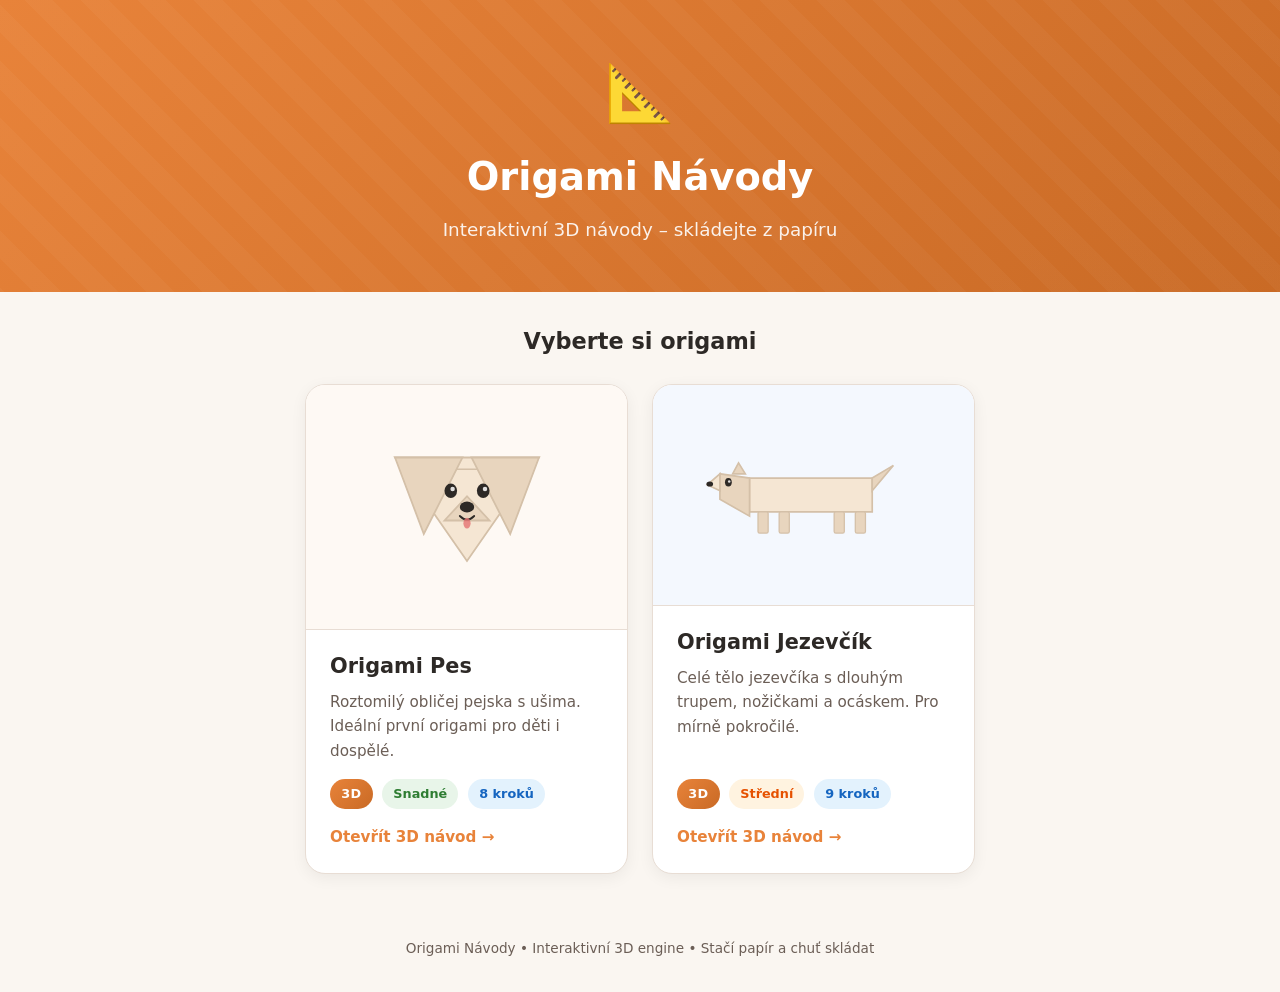
<file: index.html>
<!DOCTYPE html>
<html lang="cs">
<head>
    <meta charset="UTF-8">
    <meta name="viewport" content="width=device-width, initial-scale=1.0">
    <title>Origami Návody – 3D Skládejte z papíru</title>
    <style>
        :root {
            --primary: #e8833a;
            --primary-dark: #c96a25;
            --bg: #faf6f1;
            --card-bg: #ffffff;
            --text: #2d2926;
            --text-light: #6b5e56;
            --border: #e8ddd4;
            --accent: #4a90a4;
            --success: #5a9a6b;
        }

        * { margin: 0; padding: 0; box-sizing: border-box; }

        body {
            font-family: 'Segoe UI', system-ui, -apple-system, sans-serif;
            background: var(--bg);
            color: var(--text);
            line-height: 1.6;
            min-height: 100vh;
            display: flex;
            flex-direction: column;
        }

        header {
            background: linear-gradient(135deg, var(--primary) 0%, var(--primary-dark) 100%);
            color: white;
            text-align: center;
            padding: 3rem 1rem;
            position: relative;
            overflow: hidden;
        }

        header::before {
            content: '';
            position: absolute;
            top: -50%; left: -50%;
            width: 200%; height: 200%;
            background: repeating-linear-gradient(45deg, transparent, transparent 20px, rgba(255,255,255,0.03) 20px, rgba(255,255,255,0.03) 40px);
        }

        header h1 { font-size: 2.4rem; font-weight: 700; position: relative; margin-bottom: 0.5rem; }
        header p { font-size: 1.15rem; opacity: 0.9; position: relative; }
        .logo-icon { font-size: 3.5rem; margin-bottom: 0.5rem; display: block; position: relative; }

        .container {
            max-width: 900px;
            margin: 0 auto;
            padding: 2rem 1.5rem;
            flex: 1;
        }

        .section-title {
            font-size: 1.4rem;
            font-weight: 700;
            color: var(--text);
            margin-bottom: 1.5rem;
            text-align: center;
        }

        .cards {
            display: grid;
            grid-template-columns: repeat(auto-fit, minmax(280px, 1fr));
            gap: 1.5rem;
        }

        .card {
            background: var(--card-bg);
            border-radius: 20px;
            border: 1px solid var(--border);
            box-shadow: 0 4px 16px rgba(0,0,0,0.06);
            overflow: hidden;
            text-decoration: none;
            color: var(--text);
            transition: transform 0.25s ease, box-shadow 0.25s ease;
            display: flex;
            flex-direction: column;
        }

        .card:hover {
            transform: translateY(-6px);
            box-shadow: 0 12px 32px rgba(0,0,0,0.12);
        }

        .card-preview {
            padding: 2rem;
            display: flex;
            align-items: center;
            justify-content: center;
            min-height: 220px;
            position: relative;
        }

        .card-preview svg { max-width: 100%; height: auto; }

        .card-body {
            padding: 1.25rem 1.5rem 1.5rem;
            border-top: 1px solid var(--border);
            flex: 1;
            display: flex;
            flex-direction: column;
        }

        .card-title { font-size: 1.3rem; font-weight: 700; margin-bottom: 0.4rem; }
        .card-desc { font-size: 0.95rem; color: var(--text-light); margin-bottom: 1rem; flex: 1; }

        .card-meta { display: flex; gap: 0.6rem; flex-wrap: wrap; }

        .badge {
            display: inline-flex;
            align-items: center;
            gap: 0.3rem;
            padding: 0.3rem 0.7rem;
            border-radius: 20px;
            font-size: 0.8rem;
            font-weight: 600;
        }

        .badge-easy { background: #e8f5e9; color: #2e7d32; }
        .badge-medium { background: #fff3e0; color: #e65100; }
        .badge-steps { background: #e3f2fd; color: #1565c0; }
        .badge-3d {
            background: linear-gradient(135deg, #e8833a, #c96a25);
            color: white;
            font-weight: 700;
            letter-spacing: 0.3px;
        }

        .card-cta {
            display: inline-flex;
            align-items: center;
            gap: 0.4rem;
            margin-top: 1rem;
            color: var(--primary);
            font-weight: 700;
            font-size: 0.95rem;
        }

        .card:hover .card-cta { text-decoration: underline; }

        footer {
            text-align: center;
            padding: 2rem 1rem;
            color: var(--text-light);
            font-size: 0.85rem;
        }

        @media (max-width: 600px) {
            header h1 { font-size: 1.8rem; }
            .container { padding: 1.5rem 1rem; }
            .card-preview { min-height: 180px; padding: 1.5rem; }
        }
    </style>
</head>
<body>

<header>
    <span class="logo-icon">&#x1F4D0;</span>
    <h1>Origami Návody</h1>
    <p>Interaktivní 3D návody – skládejte z papíru</p>
</header>

<div class="container">
    <h2 class="section-title">Vyberte si origami</h2>

    <div class="cards">

        <!-- Karta: Pes -->
        <a href="pes.html" class="card">
            <div class="card-preview" style="background: #fef9f4;">
                <svg viewBox="0 0 200 200" width="180" height="180">
                    <polygon points="100,160 20,45 180,45" fill="#f5e6d3" stroke="#d4c0a8" stroke-width="2"/>
                    <line x1="45" y1="58" x2="155" y2="58" stroke="#d4c0a8" stroke-width="1.5"/>
                    <polygon points="20,45 95,45 52,130" fill="#e8d5be" stroke="#d4c0a8" stroke-width="2"/>
                    <polygon points="180,45 105,45 148,130" fill="#e8d5be" stroke="#d4c0a8" stroke-width="2"/>
                    <polygon points="75,115 125,115 100,88" fill="#e8d5be" stroke="#d4c0a8" stroke-width="2"/>
                    <ellipse cx="82" cy="82" rx="7" ry="8" fill="#2d2926"/>
                    <ellipse cx="118" cy="82" rx="7" ry="8" fill="#2d2926"/>
                    <ellipse cx="84" cy="80" rx="2.5" ry="2.5" fill="white" opacity="0.85"/>
                    <ellipse cx="120" cy="80" rx="2.5" ry="2.5" fill="white" opacity="0.85"/>
                    <ellipse cx="100" cy="100" rx="8" ry="6" fill="#2d2926"/>
                    <path d="M92 110 Q100 118 108 110" stroke="#2d2926" stroke-width="2" fill="none" stroke-linecap="round"/>
                    <ellipse cx="100" cy="118" rx="4" ry="6" fill="#e57373" opacity="0.8"/>
                </svg>
            </div>
            <div class="card-body">
                <div class="card-title">Origami Pes</div>
                <div class="card-desc">Roztomilý obličej pejska s ušima. Ideální první origami pro děti i dospělé.</div>
                <div class="card-meta">
                    <span class="badge badge-3d">3D</span>
                    <span class="badge badge-easy">Snadné</span>
                    <span class="badge badge-steps">8 kroků</span>
                </div>
                <div class="card-cta">Otevřít 3D návod &rarr;</div>
            </div>
        </a>

        <!-- Karta: Jezevčík -->
        <a href="jezevcik.html" class="card">
            <div class="card-preview" style="background: #f4f8fe;">
                <svg viewBox="0 0 260 160" width="220" height="140">
                    <polygon points="55,60 200,60 200,100 55,100" fill="#f5e6d3" stroke="#d4c0a8" stroke-width="2"/>
                    <polygon points="55,60 55,105 20,85 20,55" fill="#e8d5be" stroke="#d4c0a8" stroke-width="2"/>
                    <polygon points="20,55 20,75 5,68" fill="#f5e6d3" stroke="#d4c0a8" stroke-width="2"/>
                    <polygon points="35,55 50,55 42,42" fill="#e8d5be" stroke="#d4c0a8" stroke-width="2"/>
                    <polygon points="200,60 200,75 225,45" fill="#e8d5be" stroke="#d4c0a8" stroke-width="2"/>
                    <rect x="65" y="100" width="12" height="25" rx="2" fill="#e8d5be" stroke="#d4c0a8" stroke-width="1.5"/>
                    <rect x="90" y="100" width="12" height="25" rx="2" fill="#e8d5be" stroke="#d4c0a8" stroke-width="1.5"/>
                    <rect x="155" y="100" width="12" height="25" rx="2" fill="#e8d5be" stroke="#d4c0a8" stroke-width="1.5"/>
                    <rect x="180" y="100" width="12" height="25" rx="2" fill="#e8d5be" stroke="#d4c0a8" stroke-width="1.5"/>
                    <ellipse cx="30" cy="65" rx="4" ry="5" fill="#2d2926"/>
                    <ellipse cx="31" cy="64" rx="1.5" ry="1.5" fill="white" opacity="0.85"/>
                    <ellipse cx="8" cy="67" rx="4" ry="3" fill="#2d2926"/>
                </svg>
            </div>
            <div class="card-body">
                <div class="card-title">Origami Jezevčík</div>
                <div class="card-desc">Celé tělo jezevčíka s dlouhým trupem, nožičkami a ocáskem. Pro mírně pokročilé.</div>
                <div class="card-meta">
                    <span class="badge badge-3d">3D</span>
                    <span class="badge badge-medium">Střední</span>
                    <span class="badge badge-steps">9 kroků</span>
                </div>
                <div class="card-cta">Otevřít 3D návod &rarr;</div>
            </div>
        </a>

    </div>
</div>

<footer>
    <p>Origami Návody &bull; Interaktivní 3D engine &bull; Stačí papír a chuť skládat</p>
</footer>

</body>
</html>
</file>
